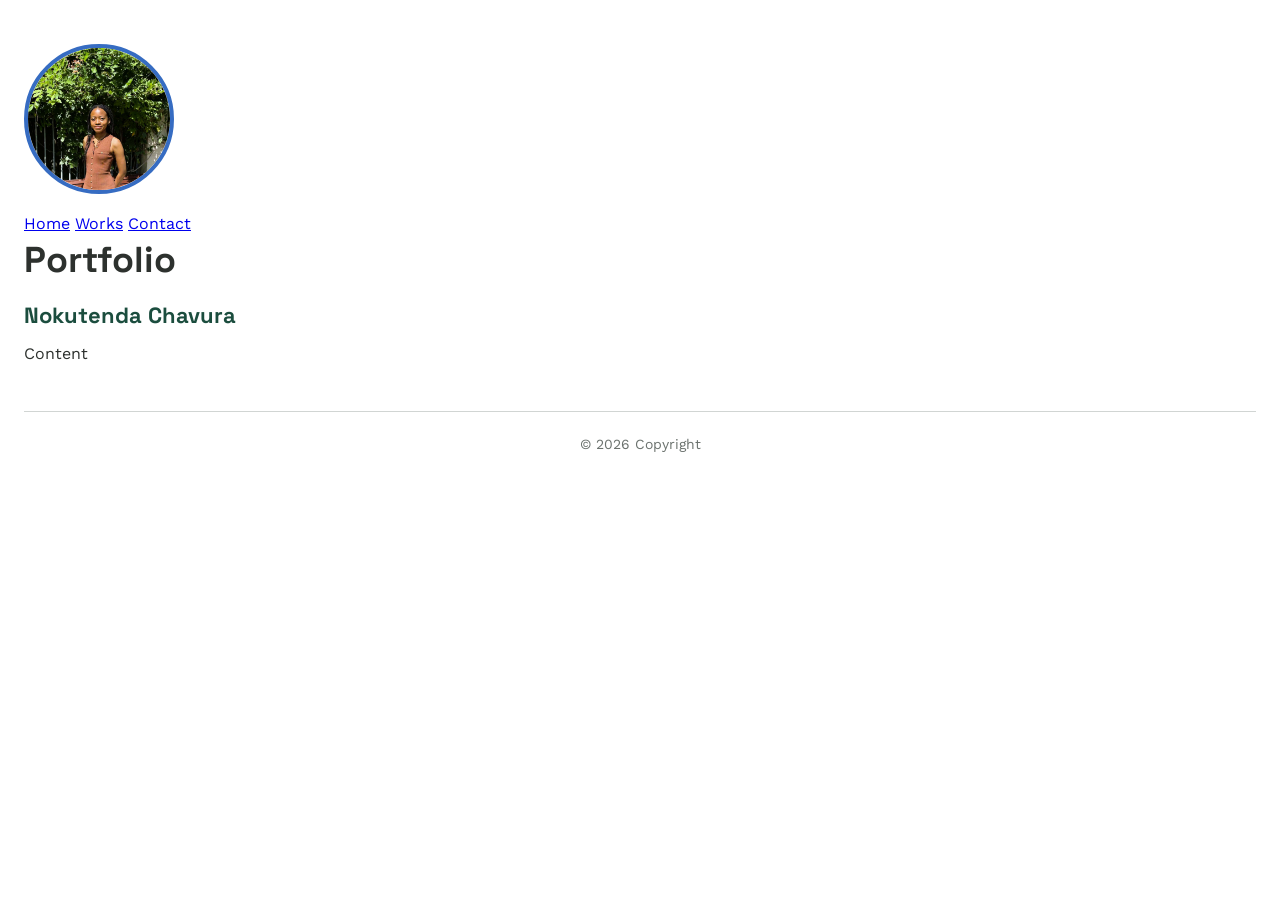
<file: index.html>
<!DOCTYPE html>
<html lang="en">
    <head>
        <meta charset="utf-8" >
        <meta name="author" content="Nokutenda Tiffany Chavura" />
        <meta name="description" content="home page" >
        <meta name="keywords" content="HTML, CSS">
        <meta name="viewport" content="width=device-width, initial-scale=1.0">
        <link rel="stylesheet" href="styles.css">
    <title>
        Home
    </title>  
    </head>

<body>
 <!-- <header> is used instead of <div> because it specifically tells browsers that this is 
      introductory information for the 'works' page not body content. -->
 <header>
        <div class="profile-container">
            <img src="images/profile_pic.jpg" alt="Nokutenda Chavura's Profile Picture" class="profile-pic">
        </div>
        <nav> 
            <a href= "index.html">Home</a>
            <a href= "works.html">Works</a>
            <a href= "contact.html">Contact</a>
        </nav>
</header>
    <!-- <main> is used over <div> to indicate a single, primary content area of the 'works' page, 
        not like any other content on the page-->
    <main>
        <!-- <article> is used over <section> or <div> to show independently meaningful
         information that would still make sense if it was pulled out and placed on its own
         the other tags do not have this self-contained quality -->
        <article>
             <!-- <header> is nested in <article> as this content has distinct information seperate from
                the pages overall header-->
             <header>
                <h1> Portfolio </h1>
                <h2> Nokutenda Chavura</h2>
             </header>
             <p> Content </p>
        </article>
    </main>
    <!-- <footer> was used over <div> or <section> to indicate necessary miscellanous 
        information such as copyright for the 'works' page, not standard body content. -->
    <footer>
        &copy; 2026 Copyright 
    </footer>
</body>
</html>
</file>
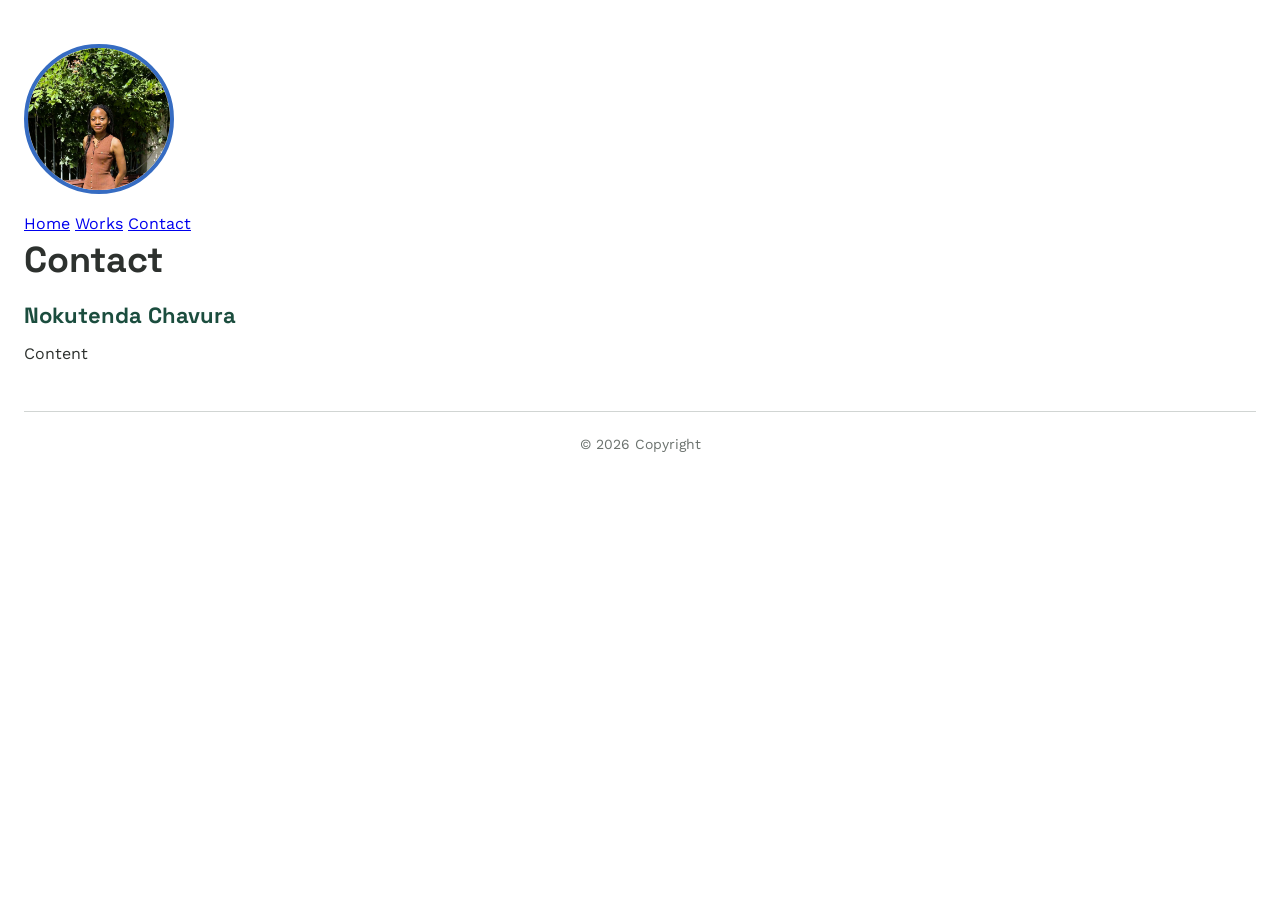
<file: contact.html>
<!DOCTYPE html>
<html lang="en">
    <head>
        <meta charset="utf-8" >
        <meta name="author" content="Nokutenda Tiffany Chavura" />
        <meta name="description" content="contact information" >
        <meta name="keywords" content="HTML, CSS, JavaScript">
        <meta name="viewport" content="width=device-width, initial-scale=1.0">
        <link rel="stylesheet" href="styles.css">
    <title>
        Contact
    </title>  
    </head>
<body>
    <!-- <header> is used instead of <div> because it specifically tells browsers that this is 
      introductory information for the 'works' page not body content. -->
    <header>
        <div class="profile-container">
            <img src="images/profile_pic.jpg" alt="Nokutenda Chavura's Profile Picture" class="profile-pic">
        </div>
        <!-- <nav> is used over <div> to tell browsers that the links inside are for
         navigating the site, screen readers can jump straight into it. -->
        <nav> 
            <a href= "index.html">Home</a>
            <a href= "works.html">Works</a>
            <a href= "contact.html">Contact</a>
        </nav>
    </header>

    <!-- <main> is used over <div> to indicate a single, primary content area of the 'works' page, 
        not like any other content on the page-->
    <main>
        <!-- <article> is used over <section> or <div> to show independently meaningful
         information that would still make sense if it was pulled out and placed on its own
         the other tags do not have this self-contained quality -->
        <article>
            <!-- <header> is nested in <article> as this content has distinct information seperate from
                the pages overall header-->
             <header>
                <h1> Contact </h1>
                <h2> Nokutenda Chavura</h2>
             </header>
             <p> Content </p>
        </article>
    </main>

    <!-- <footer> was used over <div> or <section> to indicate necessary miscellanous 
        information such as copyright for the 'works' page, not standard body content. -->
    <footer>
        &copy; 2026 Copyright 
    </footer>
</body>
</html>
</file>
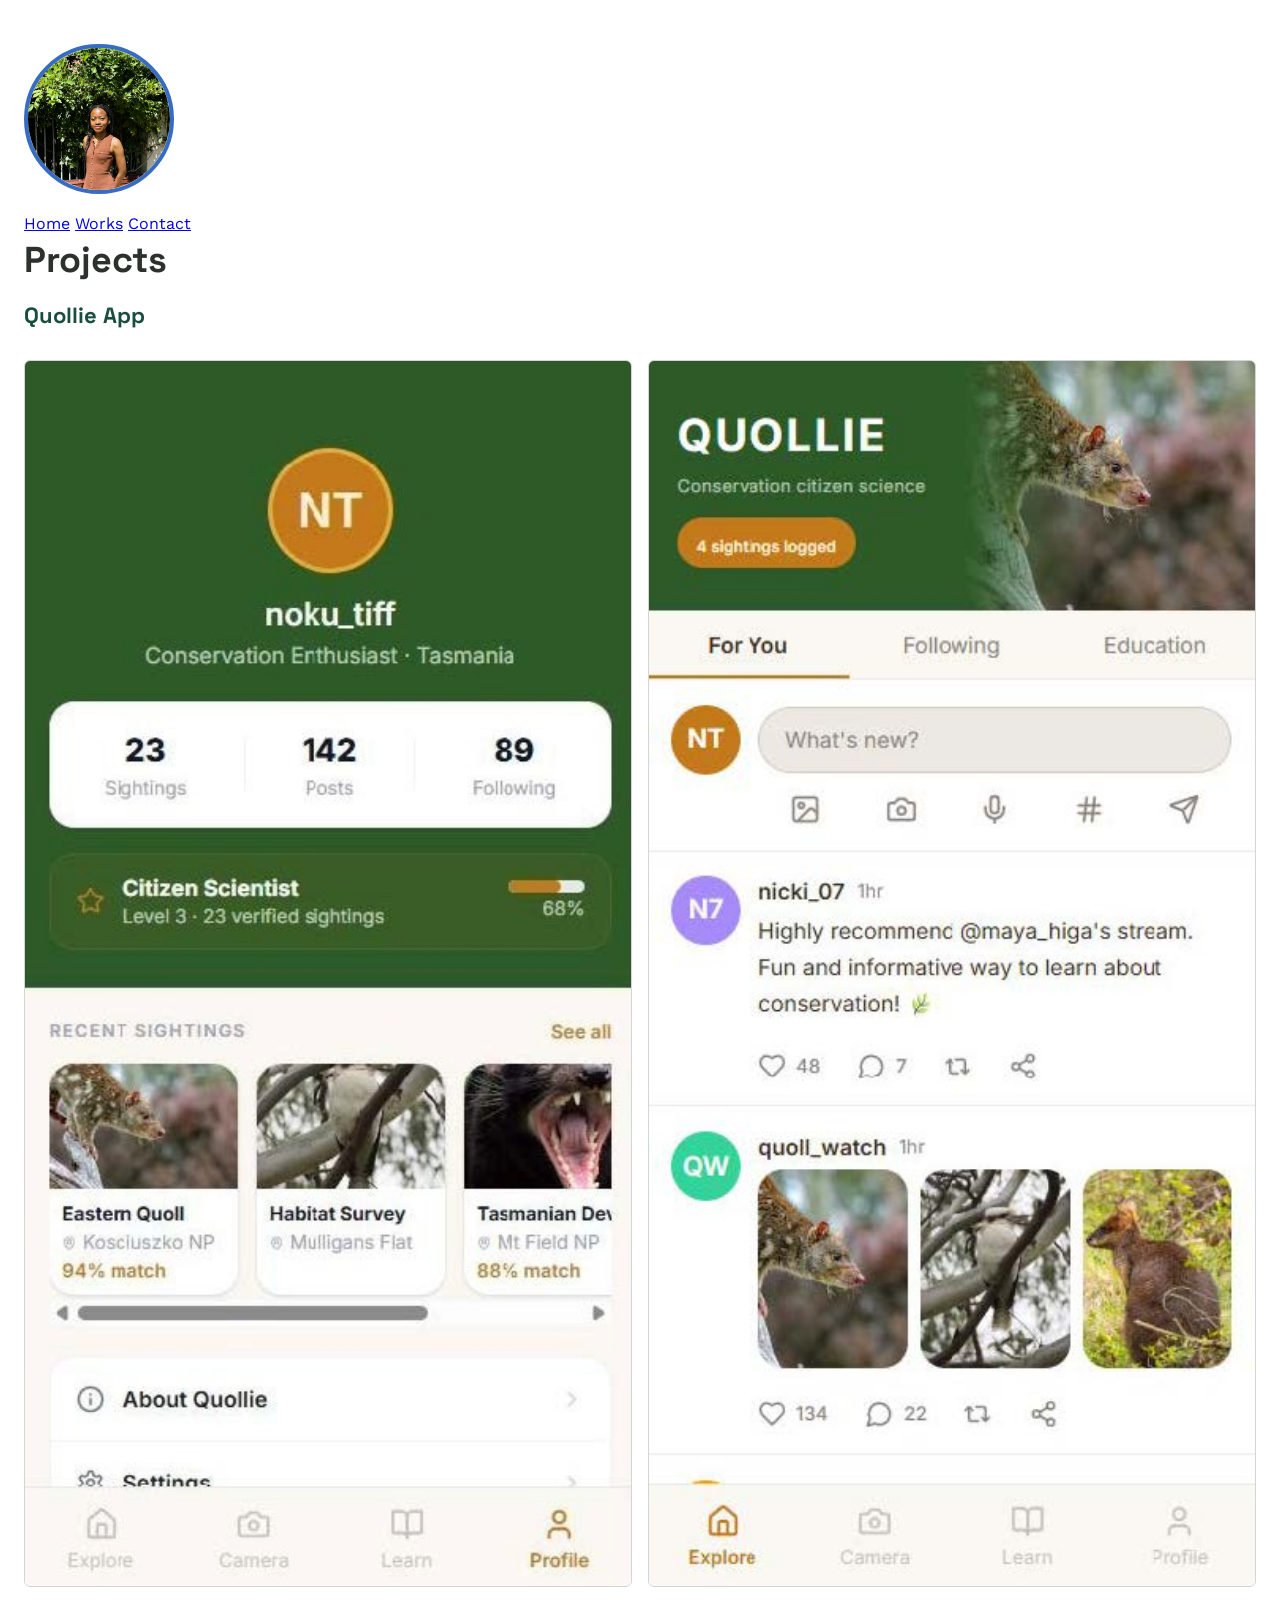
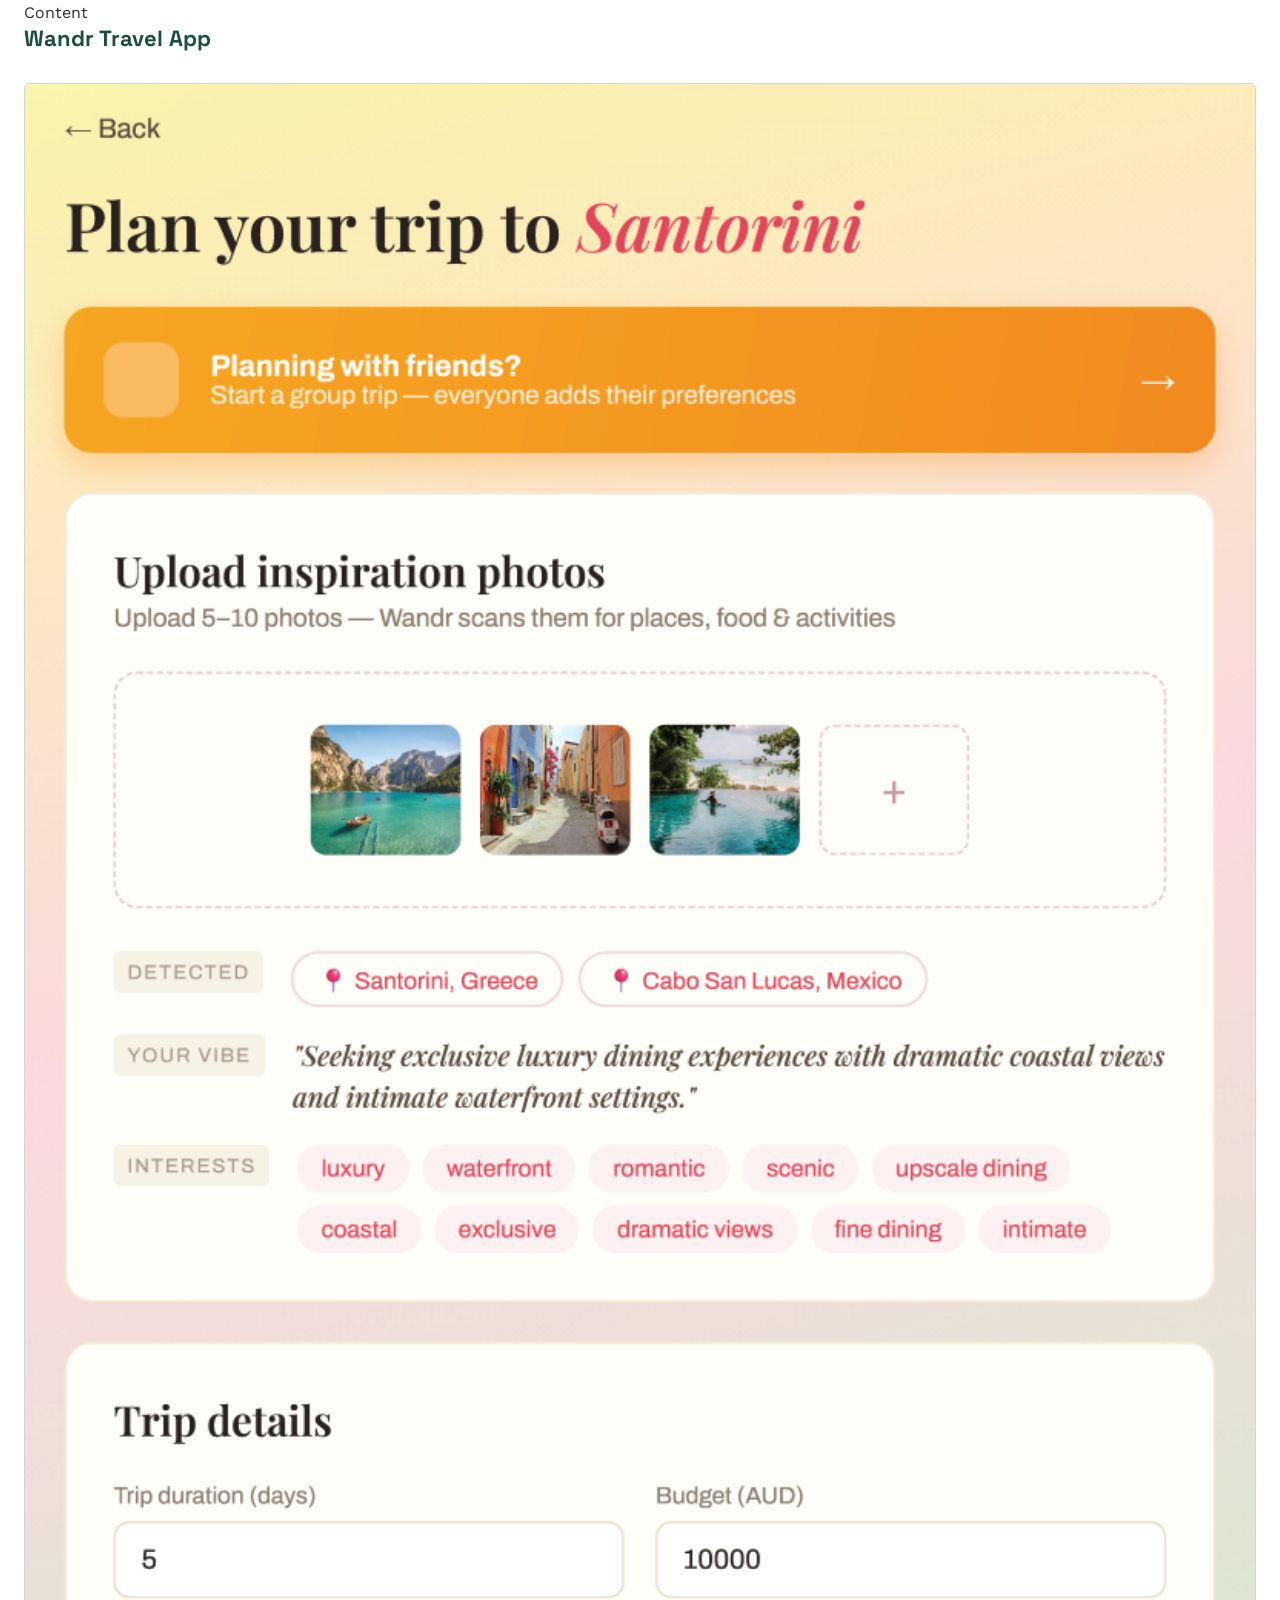
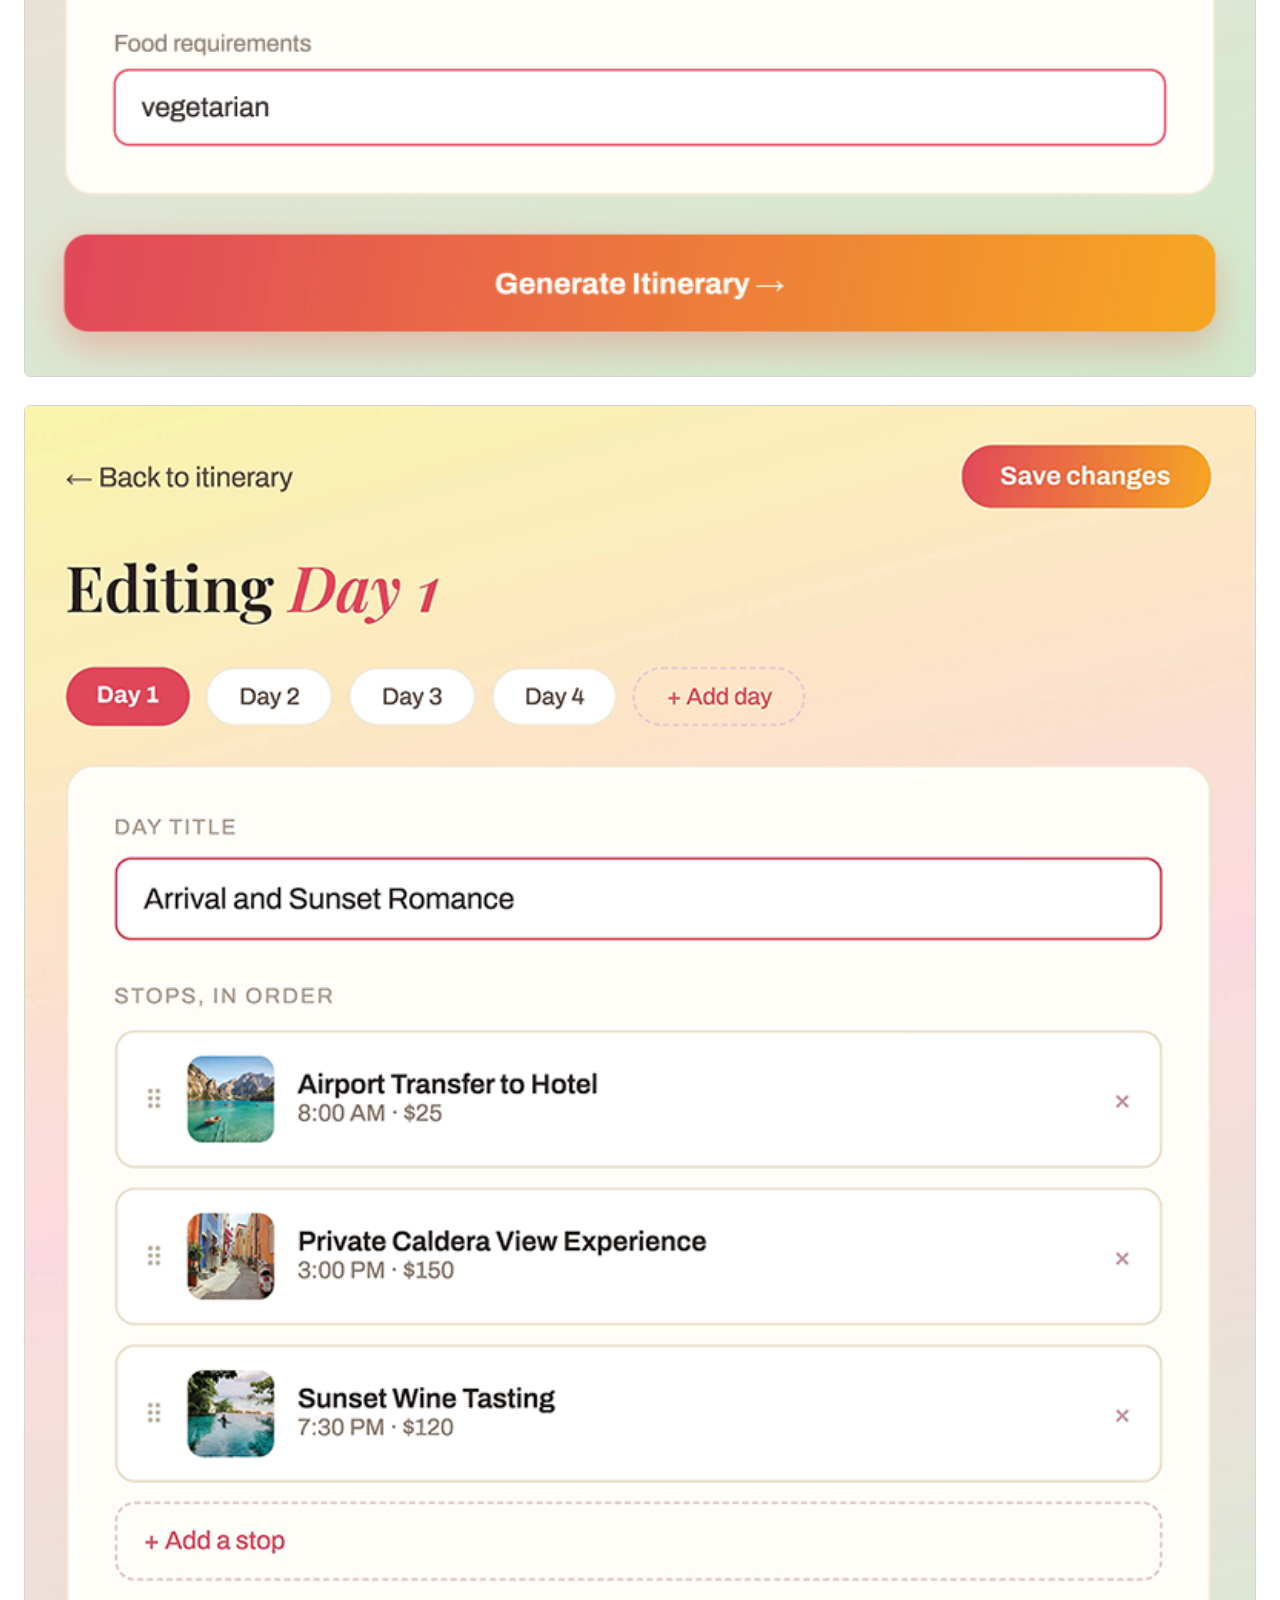
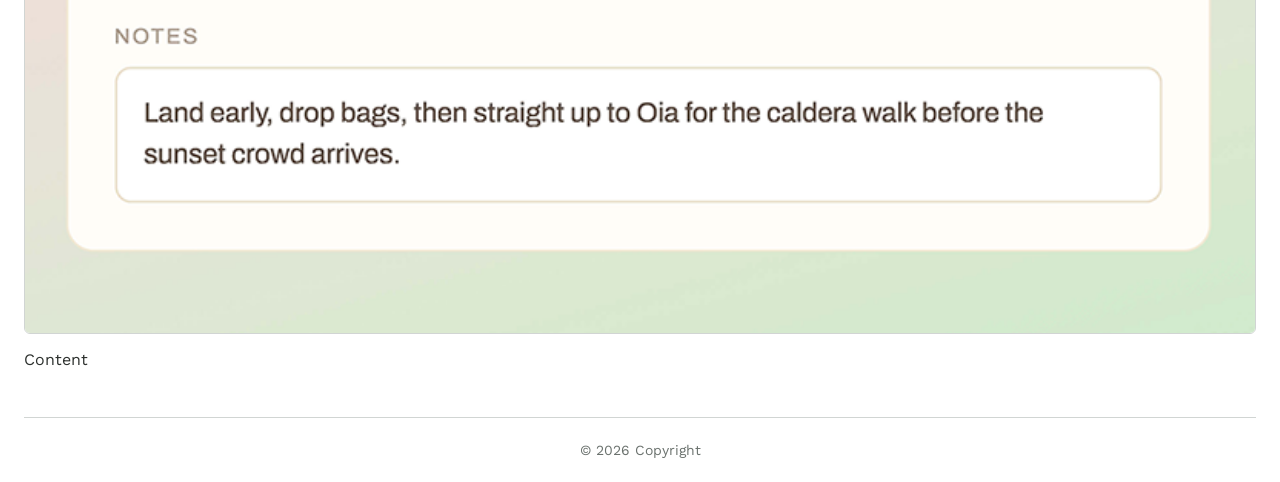
<file: works.html>
<!DOCTYPE html>
<html lang="en">
    <head>
        <meta charset="utf-8">
        <meta name="author" content="Nokutenda Tiffany Chavura" />
        <meta name="description" content="portfolio works">
        <meta name="keywords" content="student, ideas, work">
        <meta name="viewport" content="width=device-width, initial-scale=1.0">
        <link rel="stylesheet" href="styles.css">
        <title>Works</title>  
    </head>

<body>

    <!-- <header> is used instead of <div> because it specifically tells browsers that this is 
      introductory information for the 'works' page not body content. -->
    <header>
        
        <div class="profile-container">
            <img src="images/profile_pic.jpg" alt="Nokutenda Chavura's Profile Picture" class="profile-pic">
        </div>

        <!-- <nav> is used over <div> to tell browsers that the links inside are for
         navigating the site, screen readers can jump straight into it. -->
        <nav> 
            <a href="index.html">Home</a>
            <a href="works.html">Works</a>
            <a href="contact.html">Contact</a>
        </nav>
    </header>
    
    <!-- <main> is used over <div> to indicate a single, primary content area of the 'works' page, 
        not like any other content on the page-->
    <main>
        <h1>Projects</h1>

        <!-- <article> is used over <section> or <div> to show independently meaningful
         information that would still make sense if it was pulled out and placed on its own
         the other tags do not have this self-contained quality -->
        <article>
            <!-- <header> is nested in <article> as this content has distinct information seperate from
                the pages overall header-->
            <header>
                
                <h2>Quollie App</h2>
                <div class="project-gallery">
                    <img src="images/Quollie-Profile.jpg" alt="Quollie profile page">
                    <img src="images/Quollie-Feed.jpg" alt="Quollie feed page">
                </div>
            </header>
            <p>Content</p>
        </article>

        <article>
            <header>               
                <h2>Wandr Travel App</h2>
                <div class="project-gallery">
                    <img src="images/Wandr-Plan.png" alt="Plan your trip feature">
                    <img src="images/Wandr-Edit.png" alt="Edit a day feature">
                </div>
            </header>
            <p>Content</p>
        </article>


    </main>

    <!-- <footer> was used over <div> or <section> to indicate necessary miscellanous 
        information such as copyright for the 'works' page, not standard body content. -->
    <footer>
        &copy; 2026 Copyright
    </footer>
</body>
</html>
</file>
<file: styles.css>
/* The stylesheet for this portoflio is designed to accomodate
structure, readability and accessibility for iPhone 12 Pro mobile users.

It features a single column Flexbox layout and uses cascade to avoid 
repetitive rules */

@import url('https://fonts.googleapis.com/css2?family=Space+Grotesk:wght@600;700&family=Work+Sans:wght@400;500;600&display=swap');

/* Global Resets & Accessibility */
*, *::before, *::after {
    box-sizing: border-box;
    margin: 0;
    padding: 0;
}

:root {
    --bg-color: #f8fafc;
    --text-heading: #1a1d1a;
    --text-body: #2d312e;
    --text-secondary: #6b726e;
    --forest-green: #1b4d3e;
    --accent-color: #366cc2;
    --border-color: #d1d5d3;

    --font-heading: 'Space Grotesk', sans-serif;
    --font-body: 'Work Sans', sans-serif;
}

/* Base Body Styles */
body {
    color: var(--text-body);
    font-family: var(--font-body); 
    font-size: 16px; /* prevents mobile auto-zoom */
    padding: 24px;
}

/* Typography Ordering */
h1, h2, h3 {
    font-family: var(--font-heading);
    line-height: 1.5;
    margin-bottom: 12px;
}

h1 {
    font-size: 36px;
}

h2 {
    font-size: 22px;
    color: var(--forest-green);
}

/* Media Display */
article img {
    max-width: 100%;
    height: auto;
    border-radius: 6px;
    border: 1px solid var(--border-color);
    margin-top: 12px;
}

/* Flex layout for app screenshots */
.project-gallery {
    display: flex;
    flex-wrap: wrap;
    gap: 16px;
    margin: 16px 0;
}

.project-gallery img {
    flex: 1 1 140px; /* Responsive wrapping for iPhone viewport */
    max-width: 100%;
    object-fit: cover;
}

.profile-container {
  width: 150px;
  height: 150px;
  margin: 20px 0;
  object-fit: cover; 
  border-radius: 50%; /* Makes it a perfect circle */
  border: 4px solid var(--accent-color);
  overflow: hidden;

}

.profile-pic {
  width: 100%;
  height: 100%;
  object-fit: cover; /* Stops image from stretching or squishing */
  object-position: center; /* Centres the face in the frame */
}

/* Footer */
footer {
    margin-top: 48px;
    padding-top: 24px;
    border-top: 1px solid var(--border-color);
    font-size: 14px;
    color: var(--text-secondary);
    text-align: center;
}
</file>
